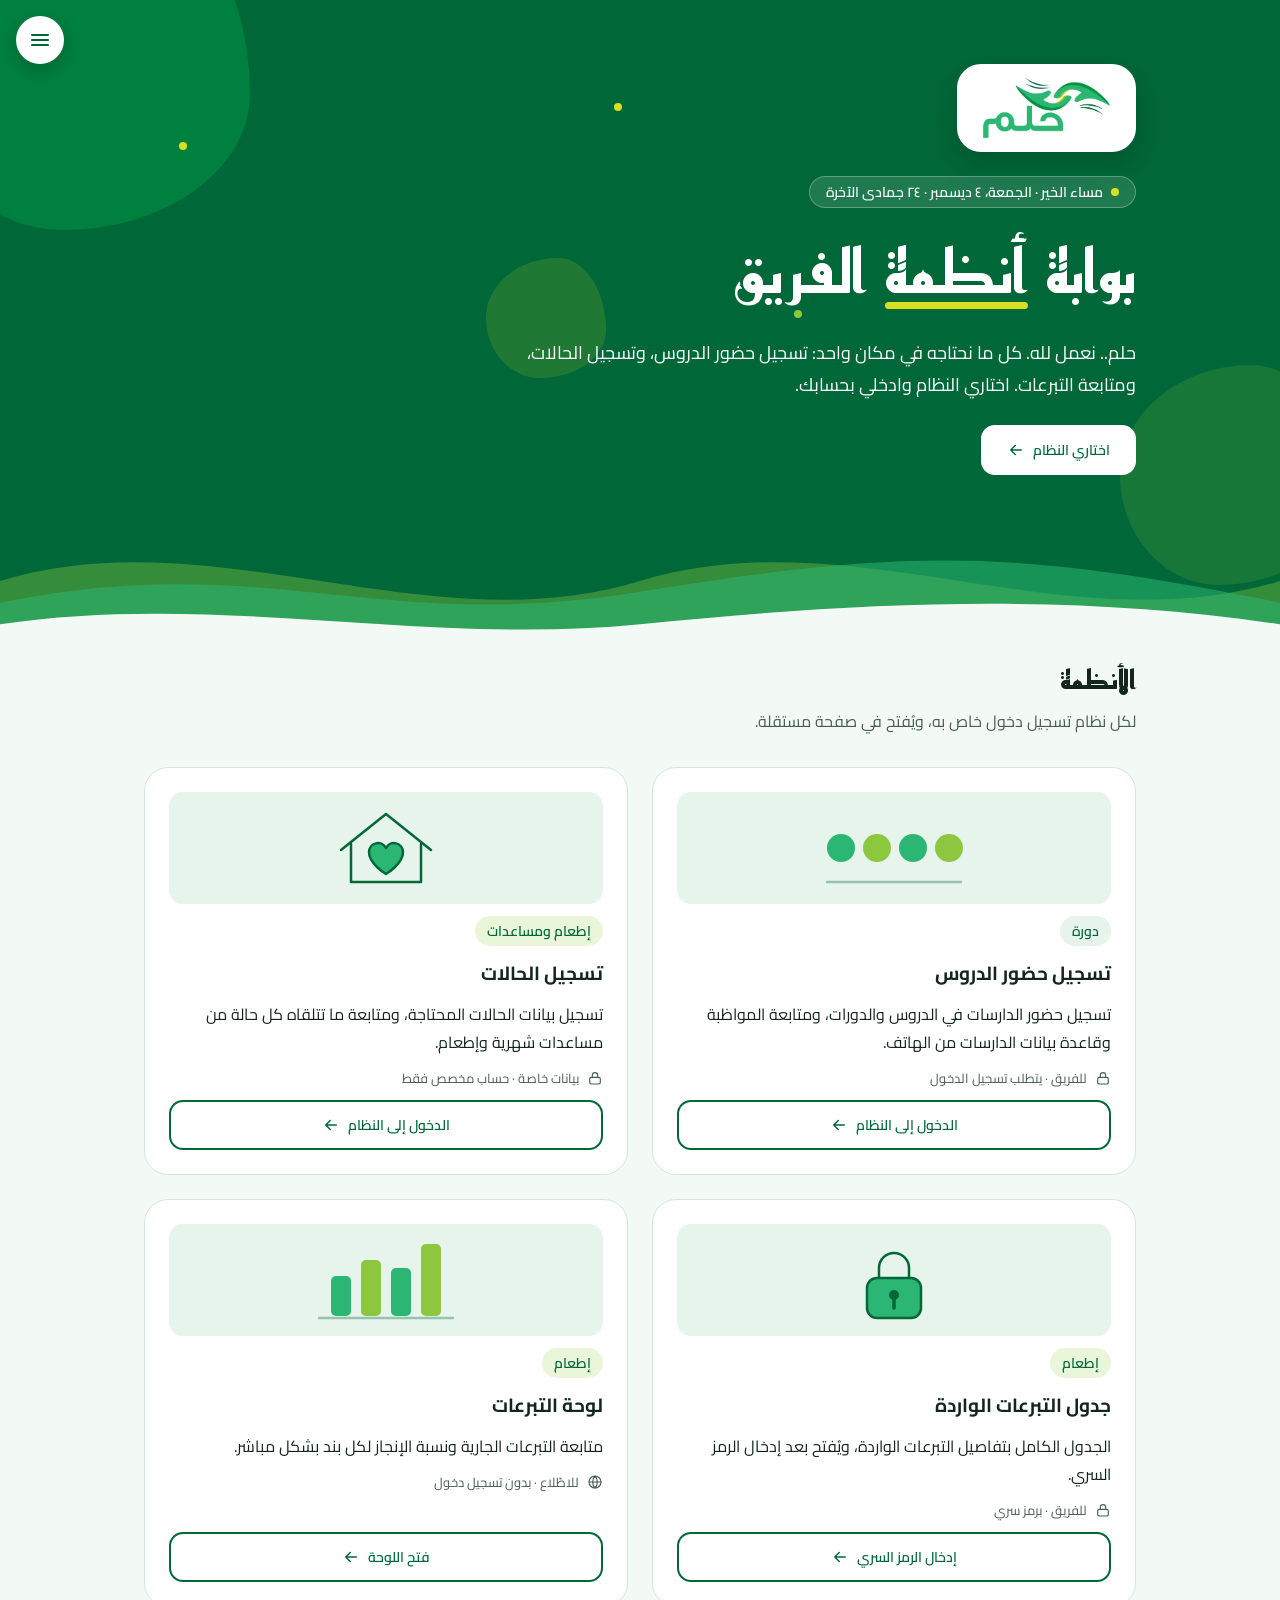
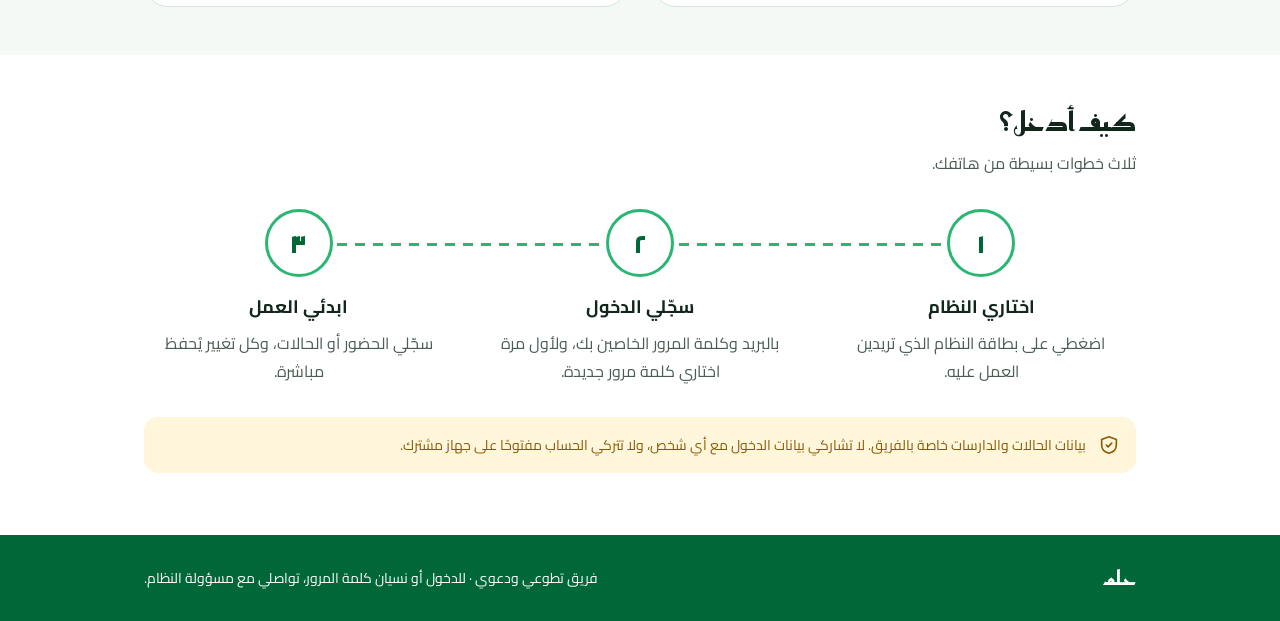
<file: index.html>
<!DOCTYPE html>
<html lang="ar" dir="rtl">
<head>
<meta charset="utf-8">
<meta name="viewport" content="width=device-width, initial-scale=1">
<title>بوابة أنظمة حلم</title>
<meta name="description" content="بوابة فريق حلم: تسجيل حضور الدروس، تسجيل الحالات، ولوحة التبرعات في مكان واحد.">
<meta name="robots" content="noindex, nofollow">
<meta name="theme-color" content="#006838">
<link rel="manifest" href="manifest.webmanifest">
<link rel="icon" type="image/png" sizes="192x192" href="icons/icon-192.png">
<link rel="apple-touch-icon" href="icons/apple-touch-icon.png">
<meta name="mobile-web-app-capable" content="yes">
<meta name="apple-mobile-web-app-capable" content="yes">
<meta name="apple-mobile-web-app-title" content="حلم">
<meta name="apple-mobile-web-app-status-bar-style" content="default">
<link rel="preconnect" href="https://fonts.googleapis.com">
<link rel="preconnect" href="https://fonts.gstatic.com" crossorigin>
<link href="https://fonts.googleapis.com/css2?family=Reem+Kufi:wght@500;700&family=Cairo:wght@400;600;700&display=swap" rel="stylesheet">
<style>
:root{
  --brand-green:#2bb673; --brand-deep:#009444; --brand-forest:#006838; --brand-forest-hover:#004d29;
  --accent-lime:#8dc63f; --accent-yellow:#d7df23;
  --surface:#ffffff; --surface-mint:#f3faf6; --surface-sunken:#e6f4ec; --surface-lime:#eaf6d9;
  --ink:#13261c; --ink-muted:#4a5d52; --on-brand:#ffffff;
  --border:#d3e6db; --focus-ring:#006838;
  --warning:#8a5a00; --warning-surface:#fff6dc;
  --space-1:4px; --space-2:8px; --space-3:12px; --space-4:16px; --space-6:24px; --space-8:32px; --space-12:48px; --space-16:64px;
  --radius-sm:8px; --radius-md:14px; --radius-lg:24px; --radius-pill:999px;
  --shadow-raised:0 10px 30px rgba(0,104,56,.16);
  --f-display:"Reem Kufi","Cairo",system-ui,sans-serif;
  --f-sans:"Cairo","Segoe UI",Tahoma,system-ui,sans-serif;
  --ease:cubic-bezier(.22,.7,.2,1);
}
*{box-sizing:border-box}
html{-webkit-text-size-adjust:100%;scroll-behavior:smooth}
body{margin:0;background:var(--surface);color:var(--ink);font-family:var(--f-sans);font-size:16px;line-height:1.75;overflow-x:hidden}
a{color:var(--brand-forest)}
:focus-visible{outline:2px solid var(--focus-ring);outline-offset:2px}
.wrap{max-width:1040px;margin:0 auto;padding-inline:var(--space-4);position:relative}

/* ---------- hero ---------- */
.hero{position:relative;background:var(--brand-forest);color:var(--on-brand);padding:var(--space-12) 0 150px;overflow:hidden;isolation:isolate}
.hero .wrap{display:flex;flex-direction:column;align-items:flex-start;gap:var(--space-6);z-index:2}
.blob{position:absolute;border-radius:60% 40% 55% 45% / 50% 60% 40% 50%;z-index:0;pointer-events:none}
.b1{width:340px;height:340px;background:var(--brand-deep);opacity:.55;top:-110px;left:-90px;animation:drift 16s ease-in-out infinite}
.b2{width:220px;height:220px;background:var(--accent-lime);opacity:.16;bottom:60px;right:-60px;animation:drift 20s ease-in-out infinite reverse}
.b3{width:120px;height:120px;background:var(--accent-yellow);opacity:.14;top:40%;left:38%;animation:drift 24s ease-in-out infinite}
.spark-dot{position:absolute;width:8px;height:8px;border-radius:50%;background:var(--accent-yellow);z-index:1;pointer-events:none;animation:twinkle 4s ease-in-out infinite}
.sd1{top:22%;left:14%}.sd2{top:48%;left:62%;animation-delay:1.2s;background:var(--accent-lime)}.sd3{top:16%;left:48%;animation-delay:2.4s}
@keyframes drift{0%,100%{transform:translate(0,0) rotate(0)}50%{transform:translate(26px,-22px) rotate(14deg)}}
@keyframes twinkle{0%,100%{opacity:.15;transform:scale(.7)}50%{opacity:.9;transform:scale(1.25)}}

.waves{position:absolute;inset-inline:0;bottom:-1px;height:130px;z-index:1;pointer-events:none}
.waves svg{position:absolute;bottom:0;left:0;width:200%;height:100%}
.w1{animation:flow 26s linear infinite}.w2{animation:flow 18s linear infinite reverse}.w3{animation:flow 34s linear infinite}
@keyframes flow{to{transform:translateX(-50%)}}

.logo-panel{background:var(--surface);border-radius:var(--radius-lg);padding:var(--space-3) var(--space-6);display:inline-flex;align-items:center;box-shadow:0 12px 30px rgba(0,0,0,.18);animation:floaty 7s ease-in-out infinite}
.logo-panel img{display:block;height:64px;width:auto}
@keyframes floaty{0%,100%{transform:translateY(0)}50%{transform:translateY(-6px)}}

.chip{display:inline-flex;align-items:center;gap:var(--space-2);background:rgba(255,255,255,.12);border:1px solid rgba(255,255,255,.28);border-radius:var(--radius-pill);padding:var(--space-1) var(--space-4);font-size:14px;line-height:22px;font-weight:600}
.chip i{width:8px;height:8px;border-radius:50%;background:var(--accent-yellow);display:inline-block;animation:twinkle 2.6s ease-in-out infinite}
.hero h1{font-family:var(--f-display);font-weight:700;font-size:clamp(38px,9vw,60px);line-height:1.35;margin:0;display:flex;flex-wrap:wrap;gap:0 .3em}
.hero h1 .w{display:inline-block;opacity:0;transform:translateY(.6em);animation:rise .8s var(--ease) forwards}
.hero h1 .w:nth-child(2){animation-delay:.12s}.hero h1 .w:nth-child(3){animation-delay:.24s}
.spark{position:relative}
.spark::after{content:"";position:absolute;inset-inline:0;bottom:4px;height:7px;background:var(--accent-yellow);border-radius:4px;transform:scaleX(0);transform-origin:right;animation:draw .9s .8s var(--ease) forwards;z-index:-1}
@keyframes draw{to{transform:scaleX(1)}}
@keyframes rise{to{opacity:1;transform:none}}
.hero .lead{font-size:18px;line-height:32px;max-width:34em;margin:0;opacity:0;animation:rise .8s .45s var(--ease) forwards}
.hero .chip,.hero .logo-panel-wrap,.hero .cta{opacity:0;animation:rise .8s var(--ease) forwards}
.hero .chip{animation-delay:.05s}.hero .cta{animation-delay:.6s}

.btn{display:inline-flex;align-items:center;justify-content:center;gap:var(--space-2);font-family:var(--f-sans);font-weight:600;font-size:14px;line-height:22px;padding:var(--space-3) var(--space-6);border-radius:var(--radius-md);text-decoration:none;cursor:pointer;border:2px solid transparent;transition:background-color .18s ease-out,border-color .18s ease-out,color .18s ease-out;min-height:44px}
.btn svg{width:18px;height:18px;flex:none;transition:transform .2s ease-out}
.btn:hover svg.arrow{transform:translateX(-4px)}
.btn-primary{background:var(--surface);color:var(--brand-forest);border-color:var(--surface)}
.btn-primary:hover{background:var(--surface-sunken);border-color:var(--surface-sunken)}
.btn-primary:focus-visible{outline-color:var(--on-brand)}
.btn-secondary{background:var(--surface);color:var(--brand-forest);border-color:var(--brand-forest)}
.btn-secondary:hover{background:var(--brand-forest);color:var(--on-brand)}
.btn[aria-disabled="true"]{background:var(--surface-sunken);color:var(--ink-muted);border-color:var(--border);cursor:not-allowed;pointer-events:none}
.btn[aria-disabled="true"] svg{display:none}

/* ---------- sections ---------- */
.band{padding:var(--space-12) 0}
.band-mint{background:var(--surface-mint)}
.section-title{font-size:26px;line-height:38px;font-weight:700;margin:0 0 var(--space-2);font-family:var(--f-display)}
.section-sub{margin:0 0 var(--space-8);color:var(--ink-muted)}
.grid{display:grid;gap:var(--space-6);grid-template-columns:1fr}
@media(min-width:760px){.grid{grid-template-columns:repeat(2,1fr)}}

.reveal{opacity:0;transform:translateY(28px);transition:opacity .7s var(--ease),transform .7s var(--ease)}
.reveal.in{opacity:1;transform:none}
.grid .reveal:nth-child(2){transition-delay:.12s}.grid .reveal:nth-child(3){transition-delay:.2s}.grid .reveal:nth-child(4){transition-delay:.3s}

/* ---------- cards ---------- */
.card{position:relative;background:var(--surface);border:1px solid var(--border);border-radius:var(--radius-lg);padding:var(--space-6);display:flex;flex-direction:column;gap:var(--space-3);overflow:hidden;transition:box-shadow .2s ease-out,border-color .2s ease-out,transform .25s var(--ease)}
.card::before{content:"";position:absolute;inset:0;background:radial-gradient(260px circle at var(--mx,50%) var(--my,0%),rgba(141,198,63,.22),transparent 70%);opacity:0;transition:opacity .25s;pointer-events:none}
.card:hover{box-shadow:var(--shadow-raised);border-color:var(--brand-deep);transform:translateY(-6px)}
.card:hover::before{opacity:1}
.card > *{position:relative}
.art{height:112px;border-radius:var(--radius-md);background:var(--surface-sunken);display:grid;place-items:center;overflow:hidden}
.art svg{width:150px;height:96px;overflow:visible}
.card-top{display:flex;align-items:center;justify-content:space-between;gap:var(--space-3)}
.badge{font-size:14px;line-height:22px;font-weight:600;padding:var(--space-1) var(--space-3);border-radius:var(--radius-pill);background:var(--surface-sunken);color:var(--brand-forest)}
.badge.lime{background:var(--surface-lime)}
.card h3{font-size:19px;line-height:30px;font-weight:700;margin:0}
.card p{margin:0}
.card-body{display:flex;flex-direction:column;gap:var(--space-3);flex:1}
.meta{font-size:13px;line-height:20px;color:var(--ink-muted);display:flex;align-items:center;gap:var(--space-2)}
.meta svg{width:16px;height:16px;flex:none}
.card .btn{margin-top:auto}

/* card illustrations (calm loops) */
.stk{fill:none;stroke:var(--brand-forest);stroke-width:2.5;stroke-linecap:round;stroke-linejoin:round}
.fillg{fill:var(--brand-green)}.filll{fill:var(--accent-lime)}
.chk{stroke-dasharray:22;stroke-dashoffset:22;animation:tick 7s ease-in-out infinite}
.chk.c2{animation-delay:.6s}.chk.c3{animation-delay:1.2s}.chk.c4{animation-delay:1.8s}
@keyframes tick{0%,6%{stroke-dashoffset:22}18%,80%{stroke-dashoffset:0}92%,100%{stroke-dashoffset:22}}
.stu{transform-box:fill-box;transform-origin:center;animation:pop 7s ease-in-out infinite}
.stu.c2{animation-delay:.6s}.stu.c3{animation-delay:1.2s}.stu.c4{animation-delay:1.8s}
@keyframes pop{0%,6%{transform:scale(1)}12%{transform:scale(1.12)}18%,100%{transform:scale(1)}}
.heart{transform-box:fill-box;transform-origin:center;animation:beat 3.2s ease-in-out infinite}
@keyframes beat{0%,100%{transform:scale(1)}20%{transform:scale(1.14)}40%{transform:scale(1)}}
.ring{transform-box:fill-box;transform-origin:center;fill:none;stroke:var(--brand-green);stroke-width:2;opacity:0;animation:ripple 3.2s ease-out infinite}
@keyframes ripple{0%{transform:scale(.6);opacity:.7}100%{transform:scale(2);opacity:0}}
.bar{transform-box:fill-box;transform-origin:bottom;animation:grow 6s ease-in-out infinite}
.bar.r2{animation-delay:.25s}.bar.r3{animation-delay:.5s}.bar.r4{animation-delay:.75s}
@keyframes grow{0%{transform:scaleY(.15)}25%,85%{transform:scaleY(1)}100%{transform:scaleY(.15)}}
.trend{stroke-dasharray:140;stroke-dashoffset:140;animation:trend 6s ease-in-out infinite}
@keyframes trend{0%,15%{stroke-dashoffset:140}45%,85%{stroke-dashoffset:0}100%{stroke-dashoffset:140}}


.btn-forest{background:var(--brand-forest);color:var(--on-brand);border-color:var(--brand-forest)}
.btn-forest:hover{background:var(--brand-forest-hover);border-color:var(--brand-forest-hover)}
.shackle{transform-box:fill-box;transform-origin:center;animation:unlock 6s ease-in-out infinite}
@keyframes unlock{0%,55%{transform:translateY(0)}68%,86%{transform:translateY(-6px)}100%{transform:translateY(0)}}
.keyhole{transform-box:fill-box;transform-origin:center;animation:beat 3.2s ease-in-out infinite}
.modal{position:fixed;inset:0;z-index:60;display:grid;place-items:center;padding:var(--space-4);background:rgba(19,38,28,.55)}
.modal[hidden]{display:none}
.modal-box{background:var(--surface);border-radius:var(--radius-lg);padding:var(--space-6);width:100%;max-width:400px;box-shadow:var(--shadow-raised);animation:rise .35s var(--ease)}
.modal-box h2{font-family:var(--f-display);font-size:24px;line-height:36px;margin:0 0 var(--space-2)}
.modal-box p{margin:0 0 var(--space-4);color:var(--ink-muted)}
.modal-box label{display:block;font-weight:600;font-size:14px;line-height:22px;margin-bottom:var(--space-2)}
.modal-box input{width:100%;font-family:var(--f-sans);font-size:22px;letter-spacing:.35em;text-align:center;padding:var(--space-3);border:2px solid #5f7d6c;border-radius:var(--radius-sm);background:var(--surface);color:var(--ink);direction:ltr}
.modal-box input:focus-visible{outline:2px solid var(--focus-ring);outline-offset:2px}
.pin-err{min-height:24px;margin:var(--space-2) 0 var(--space-4)!important;font-size:14px;line-height:24px;color:#b42318}
.pin-err.show{background:#fdecea;border-radius:var(--radius-sm);padding:0 var(--space-3)}
.modal-actions{display:flex;gap:var(--space-3);flex-wrap:wrap}
.modal-actions .btn{flex:1}
.shake{animation:shake .4s}
@keyframes shake{0%,100%{transform:none}25%{transform:translateX(-8px)}75%{transform:translateX(8px)}}


/* ---------- قائمة الأنظمة (الثلاث شرطات) ---------- */
.menu-btn{position:fixed;top:16px;left:16px;z-index:43;width:48px;height:48px;border-radius:50%;border:0;background:var(--surface);color:var(--brand-forest);box-shadow:0 6px 18px rgba(0,0,0,.22);display:grid;place-items:center;cursor:pointer;transition:background-color .18s ease-out,transform .2s ease-out}
.menu-btn:hover{background:var(--surface-sunken);transform:scale(1.06)}
.menu-btn svg{width:24px;height:24px;overflow:visible}
.menu-btn line{stroke:currentColor;stroke-width:2.2;stroke-linecap:round;transform-box:fill-box;transform-origin:center;transition:transform .25s var(--ease),opacity .2s}
.menu-btn[aria-expanded="true"] .l1{transform:translateY(5px) rotate(45deg)}
.menu-btn[aria-expanded="true"] .l2{opacity:0}
.menu-btn[aria-expanded="true"] .l3{transform:translateY(-5px) rotate(-45deg)}
.scrim{position:fixed;inset:0;z-index:40;background:rgba(19,38,28,.45);opacity:0;pointer-events:none;transition:opacity .25s}
.scrim.show{opacity:1;pointer-events:auto}
.drawer{position:fixed;top:0;bottom:0;left:0;z-index:42;width:min(340px,88vw);background:var(--surface);border-radius:0 var(--radius-lg) var(--radius-lg) 0;box-shadow:var(--shadow-raised);padding:76px var(--space-4) var(--space-6);display:flex;flex-direction:column;gap:var(--space-4);overflow-y:auto;visibility:hidden;transform:translateX(-104%);transition:transform .32s var(--ease),visibility 0s .32s}
.drawer.open{visibility:visible;transform:none;transition:transform .32s var(--ease)}
.drawer h2{font-family:var(--f-display);font-size:24px;line-height:36px;margin:0;padding-inline:var(--space-2)}
.drawer ul{list-style:none;margin:0;padding:0;display:flex;flex-direction:column;gap:var(--space-1)}
.mi{display:flex;align-items:center;gap:var(--space-3);padding:var(--space-3);border-radius:var(--radius-md);text-decoration:none;color:var(--ink);transition:background-color .18s ease-out;opacity:0;transform:translateX(-14px)}
.drawer.open .mi{opacity:1;transform:none;transition:background-color .18s ease-out,opacity .4s var(--ease),transform .4s var(--ease)}
.drawer.open li:nth-child(1) .mi{transition-delay:0s,.08s,.08s}.drawer.open li:nth-child(2) .mi{transition-delay:0s,.14s,.14s}.drawer.open li:nth-child(3) .mi{transition-delay:0s,.2s,.2s}.drawer.open li:nth-child(4) .mi{transition-delay:0s,.26s,.26s}.drawer.open li:nth-child(5) .mi{transition-delay:0s,.32s,.32s}
.mi:hover{background:var(--surface-sunken)}
.mi.cur{background:var(--surface-mint)}
.mi .ic{width:42px;height:42px;border-radius:50%;background:var(--surface-sunken);color:var(--brand-forest);display:grid;place-items:center;flex:none}
.mi .ic svg{width:22px;height:22px}
.mi b{display:block;font-size:16px;line-height:24px}
.mi small{display:block;font-size:13px;line-height:20px;color:var(--ink-muted)}
.mi .soon{margin-inline-start:auto;font-size:12px;font-weight:600;padding:2px 10px;border-radius:var(--radius-pill);background:var(--surface-sunken);color:var(--ink-muted)}
.mi[aria-disabled="true"]{cursor:not-allowed}
.mi[aria-disabled="true"] .ic{opacity:.6}

/* ---------- steps ---------- */
.steps{display:grid;gap:var(--space-6);grid-template-columns:1fr;position:relative;counter-reset:s}
@media(min-width:760px){.steps{grid-template-columns:repeat(3,1fr);gap:var(--space-8)}
 .steps::before{content:"";position:absolute;top:34px;inset-inline:16%;height:3px;border-radius:3px;background:repeating-linear-gradient(to left,var(--brand-green) 0 10px,transparent 10px 18px);transform:scaleX(0);transform-origin:right;transition:transform 1.4s .3s var(--ease)}
 .steps.in::before{transform:scaleX(1)}}
.step{display:flex;flex-direction:column;align-items:center;text-align:center;gap:var(--space-2);position:relative}
.num{width:68px;height:68px;border-radius:50%;background:var(--surface);border:3px solid var(--brand-green);display:grid;place-items:center;font-family:var(--f-display);font-weight:700;font-size:28px;color:var(--brand-forest);position:relative;z-index:1}
.step:nth-child(1) .num{animation:glow 4.5s 0s infinite}.step:nth-child(2) .num{animation:glow 4.5s 1.5s infinite}.step:nth-child(3) .num{animation:glow 4.5s 3s infinite}
@keyframes glow{0%,100%{box-shadow:0 0 0 0 rgba(43,182,115,0)}15%{box-shadow:0 0 0 12px rgba(43,182,115,.22)}35%{box-shadow:0 0 0 0 rgba(43,182,115,0)}}
.step h3{margin:var(--space-2) 0 0;font-size:18px;line-height:28px}
.step p{margin:0;color:var(--ink-muted);max-width:18em}

.note{display:flex;gap:var(--space-3);align-items:flex-start;background:var(--warning-surface);color:var(--warning);border-radius:var(--radius-md);padding:var(--space-4);font-size:14px;line-height:24px;margin-top:var(--space-8)}
.note svg{width:22px;height:22px;flex:none;margin-top:1px}

footer{background:var(--brand-forest);color:var(--on-brand);padding:var(--space-8) 0;font-size:14px;line-height:22px}
footer .wrap{display:flex;flex-wrap:wrap;gap:var(--space-3);justify-content:space-between;align-items:center}
footer b{font-family:var(--f-display);font-size:20px}

@media(min-width:760px){.hero{padding:var(--space-16) 0 170px}.wrap{padding-inline:var(--space-6)}}
@media(prefers-reduced-motion:reduce){
  *,*::before,*::after{animation:none!important;transition:none!important}
  .reveal,.hero h1 .w,.hero .lead,.hero .chip,.hero .cta,.hero .logo-panel-wrap{opacity:1!important;transform:none!important}
  .spark::after{transform:scaleX(1)} .steps::before{transform:scaleX(1)}
  .chk{stroke-dashoffset:0}.bar{transform:none}.trend{stroke-dashoffset:0}
}
</style>
</head>
<body>

<button class="menu-btn" id="menuBtn" type="button" aria-label="قائمة الأنظمة" aria-expanded="false" aria-controls="drawer">
  <svg viewBox="0 0 24 24" aria-hidden="true"><line class="l1" x1="4" y1="7" x2="20" y2="7"/><line class="l2" x1="4" y1="12" x2="20" y2="12"/><line class="l3" x1="4" y1="17" x2="20" y2="17"/></svg>
</button>
<div class="scrim" id="scrim"></div>
<nav class="drawer" id="drawer" aria-label="قائمة الأنظمة">
  <h2>أنظمة حلم</h2>
  <ul>
    <li><a class="mi cur" href="#" data-m="home"><span class="ic"><svg viewBox="0 0 24 24" fill="none" stroke="currentColor" stroke-width="1.75" stroke-linecap="round" stroke-linejoin="round" aria-hidden="true"><path d="M4 11l8-7 8 7v8a2 2 0 0 1-2 2H6a2 2 0 0 1-2-2z"/><path d="M10 21v-6h4v6"/></svg></span><span><b>الصفحة الرئيسية</b><small>كل الأنظمة</small></span></a></li>
    <li><a class="mi" href="#" data-m="attendance"><span class="ic"><svg viewBox="0 0 24 24" fill="none" stroke="currentColor" stroke-width="1.75" stroke-linecap="round" stroke-linejoin="round" aria-hidden="true"><rect x="3" y="4.5" width="18" height="16" rx="3"/><path d="M8 2.5v4M16 2.5v4M3 10h18M9 15l2 2 4-4"/></svg></span><span><b>تسجيل حضور الدروس</b><small>للفريق · بتسجيل دخول</small></span></a></li>
    <li><a class="mi" href="#" data-m="cases"><span class="ic"><svg viewBox="0 0 24 24" fill="none" stroke="currentColor" stroke-width="1.75" stroke-linecap="round" stroke-linejoin="round" aria-hidden="true"><path d="M4 11l8-7 8 7"/><path d="M6 10v9h12v-9"/><path d="M12 17s-3-1.8-3-4a1.7 1.7 0 0 1 3-1 1.7 1.7 0 0 1 3 1c0 2.2-3 4-3 4z"/></svg></span><span><b>تسجيل الحالات</b><small>بيانات خاصة · بتسجيل دخول</small></span></a></li>
    <li><a class="mi" href="#" data-m="donations"><span class="ic"><svg viewBox="0 0 24 24" fill="none" stroke="currentColor" stroke-width="1.75" stroke-linecap="round" stroke-linejoin="round" aria-hidden="true"><rect x="4" y="11" width="16" height="10" rx="2.5"/><path d="M8 11V8a4 4 0 0 1 8 0v3"/></svg></span><span><b>جدول التبرعات الواردة</b><small>برمز سري</small></span></a></li>
    <li><a class="mi" href="#" data-m="dashboard"><span class="ic"><svg viewBox="0 0 24 24" fill="none" stroke="currentColor" stroke-width="1.75" stroke-linecap="round" stroke-linejoin="round" aria-hidden="true"><path d="M4 20V10M10 20V4M16 20v-7M22 20H2"/></svg></span><span><b>لوحة التبرعات</b><small>للاطّلاع مباشرة</small></span></a></li>
  </ul>
</nav>

<header class="hero">
  <span class="blob b1"></span><span class="blob b2"></span><span class="blob b3"></span>
  <span class="spark-dot sd1"></span><span class="spark-dot sd2"></span><span class="spark-dot sd3"></span>

  <div class="wrap">
    <div class="logo-panel-wrap"><div class="logo-panel"><img src="shared/logo.png" alt="حلم" width="137" height="64"></div></div>
    <span class="chip"><i></i><span id="greet">أهلًا بك</span></span>
    <h1><span class="w">بوابة</span><span class="w spark">أنظمة</span><span class="w">الفريق</span></h1>
    <p class="lead">حلم.. نعمل لله. كل ما نحتاجه في مكان واحد: تسجيل حضور الدروس، وتسجيل الحالات، ومتابعة التبرعات. اختاري النظام وادخلي بحسابك.</p>
    <a class="btn btn-primary cta" href="#systems">اختاري النظام
      <svg class="arrow" viewBox="0 0 24 24" fill="none" stroke="currentColor" stroke-width="2" stroke-linecap="round" stroke-linejoin="round" aria-hidden="true"><path d="M19 12H5M11 6l-6 6 6 6"/></svg></a>
  </div>

  <div class="waves" aria-hidden="true">
    <svg class="w1" viewBox="0 0 2880 120" preserveAspectRatio="none"><path fill="#8dc63f" fill-opacity=".38" d="M0 60C240 0 480 120 720 60S1200 120 1440 60S1920 120 2160 60S2640 120 2880 60V120H0Z"/></svg>
    <svg class="w2" viewBox="0 0 2880 120" preserveAspectRatio="none"><path fill="#2bb673" fill-opacity=".55" d="M0 80C300 30 420 110 720 70S1140 30 1440 80S1740 110 2160 70S2580 30 2880 80V120H0Z"/></svg>
    <svg class="w3" viewBox="0 0 2880 120" preserveAspectRatio="none"><path fill="#f3faf6" d="M0 100C240 70 480 120 720 100S1200 70 1440 100S1920 120 2160 100S2640 70 2880 100V120H0Z"/></svg>
  </div>
</header>

<main>
  <section class="band band-mint" id="systems" aria-labelledby="systems-title" style="padding-top:var(--space-4)">
    <div class="wrap">
      <h2 class="section-title reveal" id="systems-title">الأنظمة</h2>
      <p class="section-sub reveal">لكل نظام تسجيل دخول خاص به، ويُفتح في صفحة مستقلة.</p>

      <div class="grid">
        <!-- 1: حضور الدروس -->
        <article class="card reveal">
          <div class="art" aria-hidden="true">
            <svg viewBox="0 0 150 96">
              <g class="stu"><circle class="fillg" cx="22" cy="48" r="14"/></g>
              <g class="stu c2"><circle class="filll" cx="58" cy="48" r="14"/></g>
              <g class="stu c3"><circle class="fillg" cx="94" cy="48" r="14"/></g>
              <g class="stu c4"><circle class="filll" cx="130" cy="48" r="14"/></g>
              <path class="stk chk" d="M16 48l5 5 9-10"/><path class="stk chk c2" d="M52 48l5 5 9-10"/><path class="stk chk c3" d="M88 48l5 5 9-10"/><path class="stk chk c4" d="M124 48l5 5 9-10"/>
              <path class="stk" d="M8 82h134" opacity=".35"/>
            </svg>
          </div>
          <div class="card-top"><span class="badge">دورة</span></div>
          <div class="card-body">
            <h3>تسجيل حضور الدروس</h3>
            <p>تسجيل حضور الدارسات في الدروس والدورات، ومتابعة المواظبة وقاعدة بيانات الدارسات من الهاتف.</p>
            <div class="meta"><svg viewBox="0 0 24 24" fill="none" stroke="currentColor" stroke-width="1.75" stroke-linecap="round" stroke-linejoin="round" aria-hidden="true"><rect x="4" y="11" width="16" height="10" rx="2.5"/><path d="M8 11V8a4 4 0 0 1 8 0v3"/></svg><span>للفريق · يتطلب تسجيل الدخول</span></div>
          </div>
          <a class="btn btn-secondary" data-system="attendance" href="#"><span class="lbl">الدخول إلى النظام</span><svg class="arrow" viewBox="0 0 24 24" fill="none" stroke="currentColor" stroke-width="2" stroke-linecap="round" stroke-linejoin="round" aria-hidden="true"><path d="M19 12H5M11 6l-6 6 6 6"/></svg></a>
        </article>

        <!-- 2: الحالات -->
        <article class="card reveal">
          <div class="art" aria-hidden="true">
            <svg viewBox="0 0 150 96">
              <circle class="ring" cx="75" cy="52" r="16"/><circle class="ring" cx="75" cy="52" r="16" style="animation-delay:1.6s"/>
              <path class="stk" d="M30 50L75 14l45 36"/><path class="stk" d="M40 44v38h70V44"/>
              <g class="heart"><path class="fillg" stroke="var(--brand-forest)" stroke-width="2.5" stroke-linejoin="round" d="M75 74s-17-10-17-22a9 9 0 0 1 17-4 9 9 0 0 1 17 4c0 12-17 22-17 22z"/></g>
            </svg>
          </div>
          <div class="card-top"><span class="badge lime">إطعام ومساعدات</span></div>
          <div class="card-body">
            <h3>تسجيل الحالات</h3>
            <p>تسجيل بيانات الحالات المحتاجة، ومتابعة ما تتلقاه كل حالة من مساعدات شهرية وإطعام.</p>
            <div class="meta"><svg viewBox="0 0 24 24" fill="none" stroke="currentColor" stroke-width="1.75" stroke-linecap="round" stroke-linejoin="round" aria-hidden="true"><rect x="4" y="11" width="16" height="10" rx="2.5"/><path d="M8 11V8a4 4 0 0 1 8 0v3"/></svg><span>بيانات خاصة · حساب مخصص فقط</span></div>
          </div>
          <a class="btn btn-secondary" data-system="cases" href="#"><span class="lbl">الدخول إلى النظام</span><svg class="arrow" viewBox="0 0 24 24" fill="none" stroke="currentColor" stroke-width="2" stroke-linecap="round" stroke-linejoin="round" aria-hidden="true"><path d="M19 12H5M11 6l-6 6 6 6"/></svg></a>
        </article>


        <!-- 3: جدول التبرعات الواردة (برمز سري) -->
        <article class="card reveal">
          <div class="art" aria-hidden="true">
            <svg viewBox="0 0 150 96">
              <g class="shackle"><path class="stk" d="M60 46V36a15 15 0 0 1 30 0v10"/></g>
              <rect class="fillg" x="48" y="46" width="54" height="40" rx="10" stroke="var(--brand-forest)" stroke-width="2.5"/>
              <g class="keyhole"><circle cx="75" cy="63" r="5" fill="var(--brand-forest)"/><path d="M75 66v10" stroke="var(--brand-forest)" stroke-width="3.5" stroke-linecap="round"/></g>
            </svg>
          </div>
          <div class="card-top"><span class="badge lime">إطعام</span></div>
          <div class="card-body">
            <h3>جدول التبرعات الواردة</h3>
            <p>الجدول الكامل بتفاصيل التبرعات الواردة، ويُفتح بعد إدخال الرمز السري.</p>
            <div class="meta"><svg viewBox="0 0 24 24" fill="none" stroke="currentColor" stroke-width="1.75" stroke-linecap="round" stroke-linejoin="round" aria-hidden="true"><rect x="4" y="11" width="16" height="10" rx="2.5"/><path d="M8 11V8a4 4 0 0 1 8 0v3"/></svg><span>للفريق · برمز سري</span></div>
          </div>
          <a class="btn btn-secondary" data-system="donations" href="#"><span class="lbl">إدخال الرمز السري</span><svg class="arrow" viewBox="0 0 24 24" fill="none" stroke="currentColor" stroke-width="2" stroke-linecap="round" stroke-linejoin="round" aria-hidden="true"><path d="M19 12H5M11 6l-6 6 6 6"/></svg></a>
        </article>

        <!-- 4: لوحة التبرعات -->
        <article class="card reveal">
          <div class="art" aria-hidden="true">
            <svg viewBox="0 0 150 96">
              <rect class="bar r1 fillg" x="20" y="44" width="20" height="40" rx="5"/>
              <rect class="bar r2 filll" x="50" y="28" width="20" height="56" rx="5"/>
              <rect class="bar r3 fillg" x="80" y="36" width="20" height="48" rx="5"/>
              <rect class="bar r4 filll" x="110" y="12" width="20" height="72" rx="5"/>
              <path class="stk trend" d="M12 56L45 40l30 8 55-34"/>
              <path class="stk" d="M8 86h134" opacity=".35"/>
            </svg>
          </div>
          <div class="card-top"><span class="badge lime">إطعام</span></div>
          <div class="card-body">
            <h3>لوحة التبرعات</h3>
            <p>متابعة التبرعات الجارية ونسبة الإنجاز لكل بند بشكل مباشر.</p>
            <div class="meta"><svg viewBox="0 0 24 24" fill="none" stroke="currentColor" stroke-width="1.75" stroke-linecap="round" stroke-linejoin="round" aria-hidden="true"><circle cx="12" cy="12" r="9"/><path d="M3 12h18M12 3c2.500 2.500 3.500 5.500 3.500 9S14.500 18.500 12 21M12 3C9.500 5.500 8.500 8.500 8.500 12S9.500 18.500 12 21"/></svg><span>للاطّلاع · بدون تسجيل دخول</span></div>
          </div>
          <a class="btn btn-secondary" data-system="dashboard" href="#"><span class="lbl">فتح اللوحة</span><svg class="arrow" viewBox="0 0 24 24" fill="none" stroke="currentColor" stroke-width="2" stroke-linecap="round" stroke-linejoin="round" aria-hidden="true"><path d="M19 12H5M11 6l-6 6 6 6"/></svg></a>
        </article>
      </div>
    </div>
  </section>

  <section class="band" aria-labelledby="how-title">
    <div class="wrap">
      <h2 class="section-title reveal" id="how-title">كيف أدخل؟</h2>
      <p class="section-sub reveal">ثلاث خطوات بسيطة من هاتفك.</p>
      <div class="steps reveal" id="steps">
        <div class="step"><span class="num">١</span><h3>اختاري النظام</h3><p>اضغطي على بطاقة النظام الذي تريدين العمل عليه.</p></div>
        <div class="step"><span class="num">٢</span><h3>سجّلي الدخول</h3><p>بالبريد وكلمة المرور الخاصين بك، ولأول مرة اختاري كلمة مرور جديدة.</p></div>
        <div class="step"><span class="num">٣</span><h3>ابدئي العمل</h3><p>سجّلي الحضور أو الحالات، وكل تغيير يُحفظ مباشرة.</p></div>
      </div>

      <p class="note reveal" role="note">
        <svg viewBox="0 0 24 24" fill="none" stroke="currentColor" stroke-width="1.75" stroke-linecap="round" stroke-linejoin="round" aria-hidden="true"><path d="M12 3l8 3v6c0 4.500-3.200 7.800-8 9-4.800-1.200-8-4.500-8-9V6l8-3z"/><path d="M9 12l2 2 4-4"/></svg>
        <span>بيانات الحالات والدارسات خاصة بالفريق. لا تشاركي بيانات الدخول مع أي شخص، ولا تتركي الحساب مفتوحًا على جهاز مشترك.</span>
      </p>
    </div>
  </section>
</main>


<div class="modal" id="pinModal" hidden role="dialog" aria-modal="true" aria-labelledby="pinTitle">
  <div class="modal-box" id="pinBox">
    <h2 id="pinTitle">أدخلي الرمز السري</h2>
    <p>جدول التبرعات الواردة خاص بالفريق.</p>
    <form id="pinForm" autocomplete="off">
      <label for="pin">الرمز السري</label>
      <input id="pin" name="pin" type="password" inputmode="numeric" autocomplete="off" autocapitalize="off" spellcheck="false" required>
      <p class="pin-err" id="pinErr" role="alert"></p>
      <div class="modal-actions">
        <button type="submit" class="btn btn-forest" id="pinGo">فتح الجدول</button>
        <button type="button" class="btn btn-secondary" id="pinCancel">إلغاء</button>
      </div>
    </form>
  </div>
</div>

<footer>
  <div class="wrap">
    <b>حلم</b>
    <span>فريق تطوعي ودعوي · للدخول أو نسيان كلمة المرور، تواصلي مع مسؤولة النظام.</span>
  </div>
</footer>

<script>
/* روابط الأنظمة. "attendance/" و"cases/" داخل نفس الموقع، فتعمل على أي رابط GitHub Pages. أي رابط فارغ يظهر زره "قريبًا". */
var LINKS = {
  attendance: "attendance/",   /* نظام الحضور والدورات (له صفحة دخول خاصة) */
  cases: "cases/",             /* سجل الحالات (له صفحة دخول خاصة) */
  dashboard: "https://nourhan-badawy94.github.io/Helm-donations-dashboards/"
};
/* رابط جدول التبرعات الواردة: لا يُكتب هنا صريحًا أبدًا. افتحي tools/make-lock.html على جهازك، ولّدي النص المشفّر، والصقيه بين العلامتين '' */
var DONATIONS_LOCK = '{"s":"r7HPxbNCGp9KsJEXEsU3Jw==","i":250000,"v":"9IRlnCHenaVxzfH4","c":"jBLvMsaDtqnD/6/026kQ2pxaL0mIZ52i6WCmTqGZoOqiTIuJovmmfinQjaEarS6liBM6bzoGZa9NxUYISrHvIbX0kJK+9NHdZdwEnng9CPwtzzezG86kI5uWLmZyKYOddjGQ9i1QLleMbQikJu1BMQ8t8Dw="}';

document.querySelectorAll("a[data-system]").forEach(function(a){
  if(a.getAttribute("data-system")==="donations") return;
  var url = LINKS[a.getAttribute("data-system")];
  if(url){ a.href = url; }
  else { a.removeAttribute("href"); a.setAttribute("aria-disabled","true"); a.querySelector(".lbl").textContent = "قريبًا"; }
});


/* ---------- بوابة الرمز السري لجدول التبرعات ---------- */
(function(){
  var btn=document.querySelector('a[data-system="donations"]');
  var modal=document.getElementById("pinModal"), box=document.getElementById("pinBox"),
      form=document.getElementById("pinForm"), pin=document.getElementById("pin"),
      err=document.getElementById("pinErr"), go=document.getElementById("pinGo"),
      cancel=document.getElementById("pinCancel");
  if(!DONATIONS_LOCK){ btn.removeAttribute("href"); btn.setAttribute("aria-disabled","true"); btn.querySelector(".lbl").textContent="قريبًا"; return; }
  var fails=0, lockedUntil=0, opener=null, timer=null;
  function b64(s){ var b=atob(s), u=new Uint8Array(b.length); for(var i=0;i<b.length;i++) u[i]=b.charCodeAt(i); return u; }
  async function unlock(p){
    var L=JSON.parse(DONATIONS_LOCK), enc=new TextEncoder();
    var km=await crypto.subtle.importKey("raw",enc.encode(p),"PBKDF2",false,["deriveKey"]);
    var key=await crypto.subtle.deriveKey({name:"PBKDF2",salt:b64(L.s),iterations:L.i,hash:"SHA-256"},km,{name:"AES-GCM",length:256},false,["decrypt"]);
    var pt=await crypto.subtle.decrypt({name:"AES-GCM",iv:b64(L.v)},key,b64(L.c));
    return new TextDecoder().decode(pt);
  }
  function show(msg){ err.textContent=msg; err.classList.toggle("show",!!msg); }
  function open(){ opener=document.activeElement; modal.hidden=false; pin.value=""; show(""); setTimeout(function(){pin.focus()},30); }
  function close(){ modal.hidden=true; if(opener&&opener.focus) opener.focus(); }
  btn.addEventListener("click",function(e){ e.preventDefault(); open(); });
  cancel.addEventListener("click",close);
  modal.addEventListener("mousedown",function(e){ if(e.target===modal) close(); });
  document.addEventListener("keydown",function(e){
    if(modal.hidden) return;
    if(e.key==="Escape") close();
    if(e.key==="Tab"){ var f=[pin,go,cancel].filter(function(x){return !x.disabled});
      var i=f.indexOf(document.activeElement);
      if(e.shiftKey&&i<=0){ e.preventDefault(); f[f.length-1].focus(); }
      else if(!e.shiftKey&&i===f.length-1){ e.preventDefault(); f[0].focus(); } }
  });
  function wait(){
    clearInterval(timer);
    timer=setInterval(function(){
      var s=Math.ceil((lockedUntil-Date.now())/1000);
      if(s<=0){ clearInterval(timer); go.disabled=false; show(""); }
      else show("خطأ: محاولات كثيرة. انتظري "+s+" ثانية ثم أعيدي المحاولة.");
    },250);
  }
  form.addEventListener("submit",async function(e){
    e.preventDefault();
    if(Date.now()<lockedUntil) return;
    var v=pin.value.trim(); if(!v) return;
    go.disabled=true; show("جارٍ التحقق...");
    try{
      var url=await unlock(v);
      if(!/^https:\/\/(docs|drive)\.google\.com\//.test(url)) throw new Error("bad");
      show(""); window.location.href=url; go.disabled=false;
    }catch(x){
      fails++; pin.value=""; box.classList.remove("shake"); void box.offsetWidth; box.classList.add("shake");
      if(fails>=3){ lockedUntil=Date.now()+Math.min(60,5*(fails-2))*1000; wait(); }
      else { go.disabled=false; show("خطأ: الرمز غير صحيح، حاولي مرة أخرى."); }
      pin.focus();
    }
  });
})();

/* ---------- قائمة الأنظمة ---------- */
(function(){
  var btn=document.getElementById("menuBtn"), scrim=document.getElementById("scrim"), dr=document.getElementById("drawer");
  var items=[].slice.call(dr.querySelectorAll("a.mi"));
  items.forEach(function(a){
    var k=a.getAttribute("data-m");
    if(k==="home"||k==="donations") return;
    var url=LINKS[k];
    if(url){ a.href=url; }
    else{ a.removeAttribute("href"); a.setAttribute("aria-disabled","true"); var s=document.createElement("span"); s.className="soon"; s.textContent="قريبًا"; a.appendChild(s); }
  });
  var dBtn=document.querySelector('a[data-system="donations"]');
  var dOff=dBtn.getAttribute("aria-disabled")==="true";
  var dItem=dr.querySelector('[data-m="donations"]');
  if(dOff){ dItem.removeAttribute("href"); dItem.setAttribute("aria-disabled","true"); var s2=document.createElement("span"); s2.className="soon"; s2.textContent="قريبًا"; dItem.appendChild(s2); }
  function isOpen(){ return dr.classList.contains("open"); }
  function openM(){ dr.classList.add("open"); scrim.classList.add("show"); btn.setAttribute("aria-expanded","true"); setTimeout(function(){ (items[0]).focus(); },60); }
  function closeM(back){ dr.classList.remove("open"); scrim.classList.remove("show"); btn.setAttribute("aria-expanded","false"); if(back) btn.focus(); }
  btn.addEventListener("click",function(){ isOpen()?closeM(true):openM(); });
  scrim.addEventListener("click",function(){ closeM(true); });
  dr.addEventListener("click",function(e){
    var a=e.target.closest("a.mi"); if(!a) return;
    var k=a.getAttribute("data-m");
    if(a.getAttribute("aria-disabled")==="true"){ e.preventDefault(); return; }
    if(k==="home"){ e.preventDefault(); closeM(false); window.scrollTo({top:0,behavior:"smooth"}); }
    else if(k==="donations"){ e.preventDefault(); closeM(false); dBtn.click(); }
    else{ closeM(false); }
  });
  document.addEventListener("keydown",function(e){
    if(!isOpen()) return;
    if(e.key==="Escape"){ closeM(true); return; }
    if(e.key==="Tab"){
      var f=[btn].concat(items.filter(function(a){return !a.hasAttribute("aria-disabled")||a===items[0];}));
      var i=f.indexOf(document.activeElement);
      if(e.shiftKey&&i<=0){ e.preventDefault(); f[f.length-1].focus(); }
      else if(!e.shiftKey&&i===f.length-1){ e.preventDefault(); f[0].focus(); }
    }
  });
})();

/* تثبيت الموقع كتطبيق على الموبايل */
if("serviceWorker" in navigator && location.protocol==="https:"){
  window.addEventListener("load",function(){ navigator.serviceWorker.register("sw.js").catch(function(){}); });
}

/* تحية حسب الوقت + تاريخ اليوم (ميلادي وهجري) */
try{
  var now = new Date(), h = now.getHours();
  var hi = (h>=5&&h<12) ? "صباح الخير" : (h>=17||h<5) ? "مساء الخير" : "أهلًا بك";
  var g = new Intl.DateTimeFormat("ar-EG",{weekday:"long",day:"numeric",month:"long"}).format(now);
  var hj = new Intl.DateTimeFormat("ar-EG-u-ca-islamic-umalqura",{day:"numeric",month:"long"}).format(now);
  document.getElementById("greet").textContent = hi + " · " + g + " · " + hj;
}catch(e){}

/* ظهور تدريجي عند التمرير */
var els = document.querySelectorAll(".reveal");
if("IntersectionObserver" in window){
  var io = new IntersectionObserver(function(es){
    es.forEach(function(e){ if(e.isIntersecting){ e.target.classList.add("in"); io.unobserve(e.target); } });
  },{threshold:.15});
  els.forEach(function(el){ io.observe(el); });
}else{ els.forEach(function(el){ el.classList.add("in"); }); }

/* توهج يتبع المؤشر على البطاقات */
document.querySelectorAll(".card").forEach(function(c){
  c.addEventListener("pointermove",function(e){
    var r=c.getBoundingClientRect();
    c.style.setProperty("--mx",(e.clientX-r.left)+"px");
    c.style.setProperty("--my",(e.clientY-r.top)+"px");
  });
});
</script>
</body>
</html>
</file>
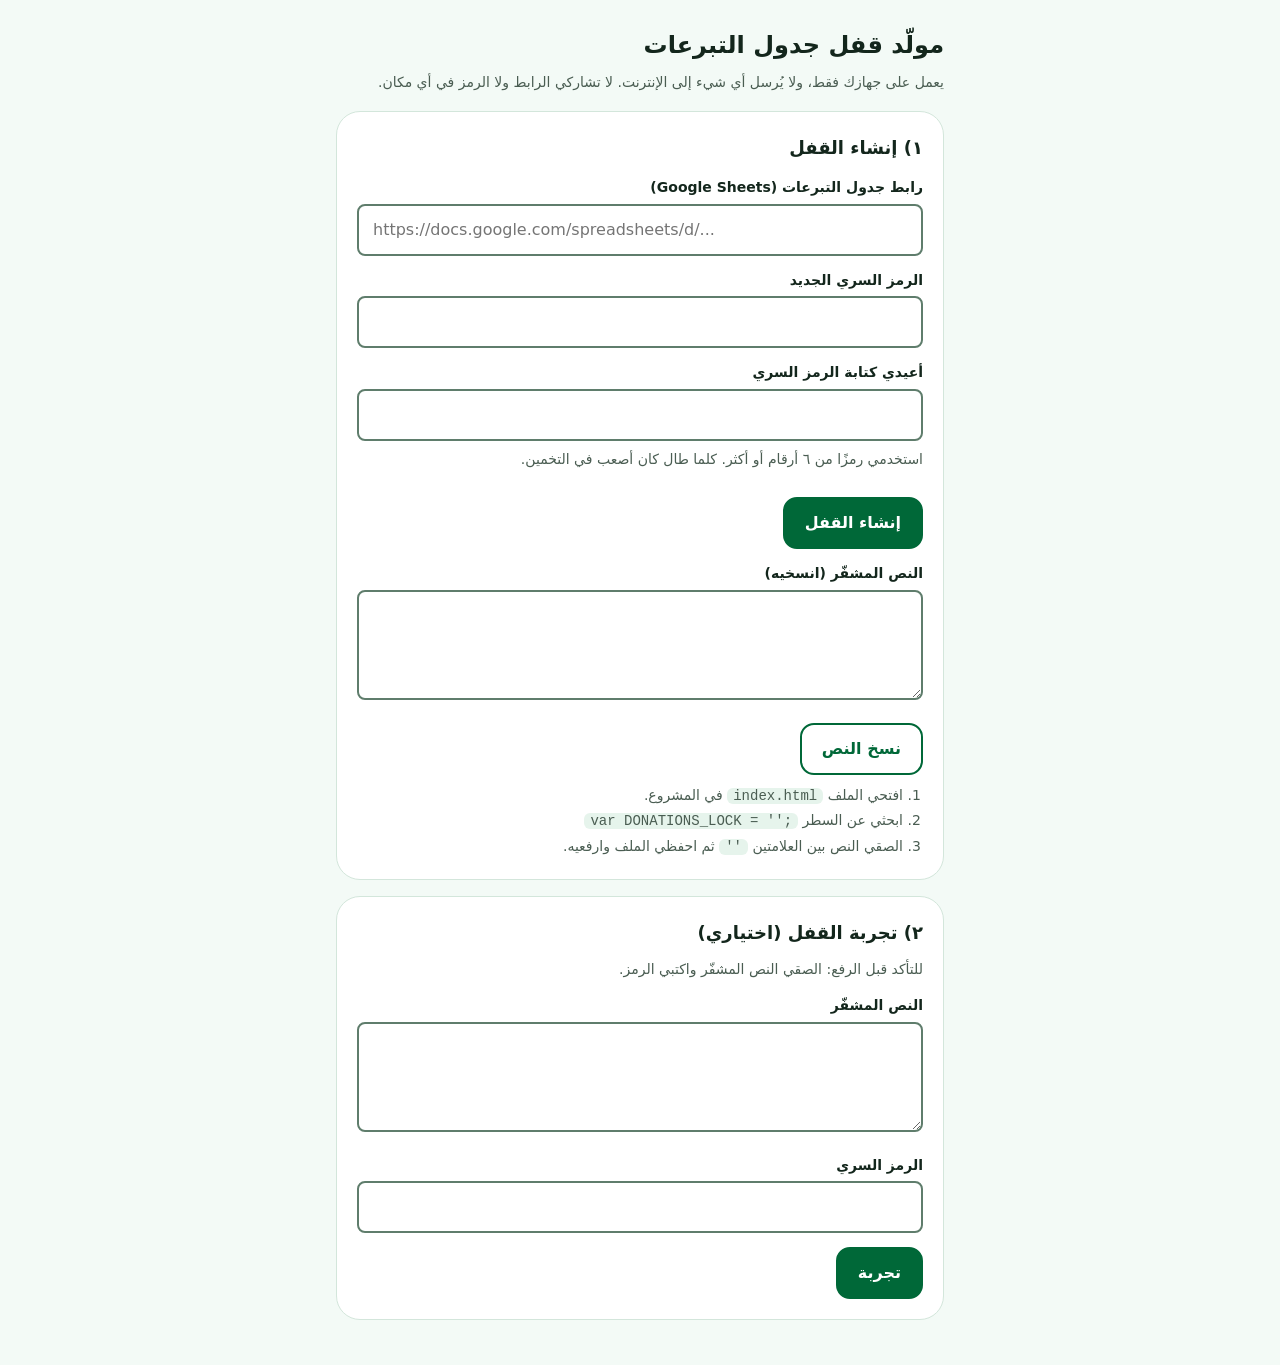
<file: tools/make-lock.html>
<!doctype html>
<html lang="ar" dir="rtl">
<head>
<meta charset="utf-8">
<meta name="viewport" content="width=device-width, initial-scale=1">
<meta name="robots" content="noindex, nofollow">
<title>مولّد قفل جدول التبرعات — حلم</title>
<!--
  Helm Portal — make-lock tool (runs ONLY on your own device).
  It encrypts the donations-sheet link with your PIN, so the link never appears in the
  public code. Nothing is sent anywhere: no network requests, no saving.
  Method (must match index.html): PBKDF2-SHA-256, 250000 iterations, random 16-byte salt
  -> AES-GCM 256-bit key, random 12-byte IV. Output JSON: {"s","i","v","c"} (base64).
-->
<style>
:root{--forest:#006838;--forest-h:#004d29;--mint:#f3faf6;--sunk:#e6f4ec;--ink:#13261c;--muted:#4a5d52;--border:#d3e6db;--danger:#b42318}
*{box-sizing:border-box}
body{margin:0;background:var(--mint);color:var(--ink);font-family:"Cairo","Segoe UI",Tahoma,system-ui,sans-serif;line-height:1.75;font-size:16px}
main{max-width:640px;margin:0 auto;padding:24px 16px 48px}
h1{font-size:24px;margin:0 0 4px}
h2{font-size:18px;margin:0 0 8px}
p{margin:0 0 12px}
.muted{color:var(--muted);font-size:14px}
.card{background:#fff;border:1px solid var(--border);border-radius:24px;padding:20px;margin-top:16px}
label{display:block;font-weight:600;font-size:14px;margin:12px 0 4px}
input,textarea{width:100%;font:inherit;padding:10px 14px;border:2px solid #5f7d6c;border-radius:8px;background:#fff;color:var(--ink)}
textarea{min-height:110px;direction:ltr;text-align:left;font-family:ui-monospace,Consolas,monospace;font-size:13px}
input:focus,textarea:focus{outline:2px solid var(--forest);outline-offset:2px;border-color:var(--forest)}
.ltr{direction:ltr;text-align:left}
button{font:inherit;font-weight:600;border:2px solid var(--forest);background:var(--forest);color:#fff;border-radius:14px;padding:10px 20px;min-height:46px;cursor:pointer;margin-top:14px}
button:hover{background:var(--forest-h);border-color:var(--forest-h)}
button.sec{background:#fff;color:var(--forest)}
button.sec:hover{background:var(--sunk)}
.msg{margin-top:12px;padding:10px 14px;border-radius:14px;font-size:14px}
.ok{background:var(--sunk);color:var(--forest)}
.err{background:#fdecea;color:var(--danger)}
ol{padding-inline-start:20px;margin:8px 0 0}
code{background:var(--sunk);border-radius:6px;padding:0 6px;direction:ltr;unicode-bidi:embed}
:focus-visible{outline:2px solid var(--forest);outline-offset:2px}
</style>
</head>
<body>
<main>
  <h1>مولّد قفل جدول التبرعات</h1>
  <p class="muted">يعمل على جهازك فقط، ولا يُرسل أي شيء إلى الإنترنت. لا تشاركي الرابط ولا الرمز في أي مكان.</p>

  <section class="card" aria-labelledby="h1a">
    <h2 id="h1a">١) إنشاء القفل</h2>
    <label for="url">رابط جدول التبرعات (Google Sheets)</label>
    <input id="url" class="ltr" type="url" autocomplete="off" spellcheck="false" placeholder="https://docs.google.com/spreadsheets/d/...">
    <label for="pin1">الرمز السري الجديد</label>
    <input id="pin1" class="ltr" type="password" autocomplete="new-password" inputmode="numeric">
    <label for="pin2">أعيدي كتابة الرمز السري</label>
    <input id="pin2" class="ltr" type="password" autocomplete="new-password" inputmode="numeric">
    <p class="muted" style="margin-top:6px">استخدمي رمزًا من ٦ أرقام أو أكثر. كلما طال كان أصعب في التخمين.</p>
    <button type="button" id="make">إنشاء القفل</button>
    <div id="makeMsg" role="status"></div>
    <label for="out">النص المشفّر (انسخيه)</label>
    <textarea id="out" readonly></textarea>
    <button type="button" class="sec" id="copy">نسخ النص</button>
    <ol class="muted">
      <li>افتحي الملف <code>index.html</code> في المشروع.</li>
      <li>ابحثي عن السطر <code>var DONATIONS_LOCK = '';</code></li>
      <li>الصقي النص بين العلامتين <code>''</code> ثم احفظي الملف وارفعيه.</li>
    </ol>
  </section>

  <section class="card" aria-labelledby="h2a">
    <h2 id="h2a">٢) تجربة القفل (اختياري)</h2>
    <p class="muted">للتأكد قبل الرفع: الصقي النص المشفّر واكتبي الرمز.</p>
    <label for="lock">النص المشفّر</label>
    <textarea id="lock" spellcheck="false"></textarea>
    <label for="pin3">الرمز السري</label>
    <input id="pin3" class="ltr" type="password" autocomplete="off" inputmode="numeric">
    <button type="button" id="test">تجربة</button>
    <div id="testMsg" role="status"></div>
  </section>
</main>
<script>
(function () {
  'use strict';
  var ITER = 250000;
  var $ = function (id) { return document.getElementById(id); };
  function toB64(u8) { var s = ''; for (var i = 0; i < u8.length; i++) s += String.fromCharCode(u8[i]); return btoa(s); }
  function fromB64(s) { var b = atob(s), u = new Uint8Array(b.length); for (var i = 0; i < b.length; i++) u[i] = b.charCodeAt(i); return u; }
  function latin(s) { return String(s).replace(/[٠-٩]/g, function (d) { return '٠١٢٣٤٥٦٧٨٩'.indexOf(d); }); }
  function say(id, kind, text) { $(id).innerHTML = '<div class="msg ' + kind + '">' + text + '</div>'; }
  async function keyFrom(pin, salt, iter, usage) {
    var km = await crypto.subtle.importKey('raw', new TextEncoder().encode(pin), 'PBKDF2', false, ['deriveKey']);
    return crypto.subtle.deriveKey({ name: 'PBKDF2', salt: salt, iterations: iter, hash: 'SHA-256' }, km, { name: 'AES-GCM', length: 256 }, false, [usage]);
  }
  if (!window.crypto || !crypto.subtle) {
    say('makeMsg', 'err', 'خطأ: هذا المتصفح لا يدعم التشفير هنا. افتحي الملف في Chrome، أو من خلال http://localhost.');
  }
  $('make').onclick = async function () {
    $('out').value = '';
    var url = $('url').value.trim(), p1 = latin($('pin1').value), p2 = latin($('pin2').value);
    if (!/^https:\/\/(docs|drive)\.google\.com\//.test(url)) { say('makeMsg', 'err', 'خطأ: الرابط يجب أن يبدأ بـ https://docs.google.com/ أو https://drive.google.com/'); return; }
    if (p1.length < 4) { say('makeMsg', 'err', 'خطأ: الرمز قصير جدًا.'); return; }
    if (p1 !== p2) { say('makeMsg', 'err', 'خطأ: الرمزان غير متطابقين.'); return; }
    say('makeMsg', 'ok', 'جارٍ التشفير…');
    try {
      var salt = crypto.getRandomValues(new Uint8Array(16)), iv = crypto.getRandomValues(new Uint8Array(12));
      var key = await keyFrom(p1, salt, ITER, 'encrypt');
      var ct = new Uint8Array(await crypto.subtle.encrypt({ name: 'AES-GCM', iv: iv }, key, new TextEncoder().encode(url)));
      $('out').value = JSON.stringify({ s: toB64(salt), i: ITER, v: toB64(iv), c: toB64(ct) });
      $('pin1').value = ''; $('pin2').value = ''; $('url').value = '';
      say('makeMsg', 'ok', 'تم. انسخي النص المشفّر بالأسفل. (مُسحت الخانات للأمان.)');
    } catch (e) { say('makeMsg', 'err', 'خطأ: تعذّر التشفير.'); }
  };
  $('copy').onclick = function () {
    if (!$('out').value) return;
    $('out').select();
    if (navigator.clipboard) navigator.clipboard.writeText($('out').value);
    else document.execCommand('copy');
    this.textContent = 'تم النسخ';
  };
  $('test').onclick = async function () {
    try {
      var L = JSON.parse($('lock').value.trim());
      var key = await keyFrom(latin($('pin3').value), fromB64(L.s), L.i, 'decrypt');
      var pt = new TextDecoder().decode(await crypto.subtle.decrypt({ name: 'AES-GCM', iv: fromB64(L.v) }, key, fromB64(L.c)));
      var ok = /^https:\/\/(docs|drive)\.google\.com\//.test(pt);
      say('testMsg', ok ? 'ok' : 'err', ok ? 'القفل يعمل: الرمز صحيح ويفتح رابطًا من Google.' : 'خطأ: فُتح القفل لكن الرابط ليس من Google.');
    } catch (e) { say('testMsg', 'err', 'خطأ: الرمز غير صحيح أو النص المشفّر ناقص.'); }
    $('pin3').value = '';
  };
})();
</script>
</body>
</html>
</file>
